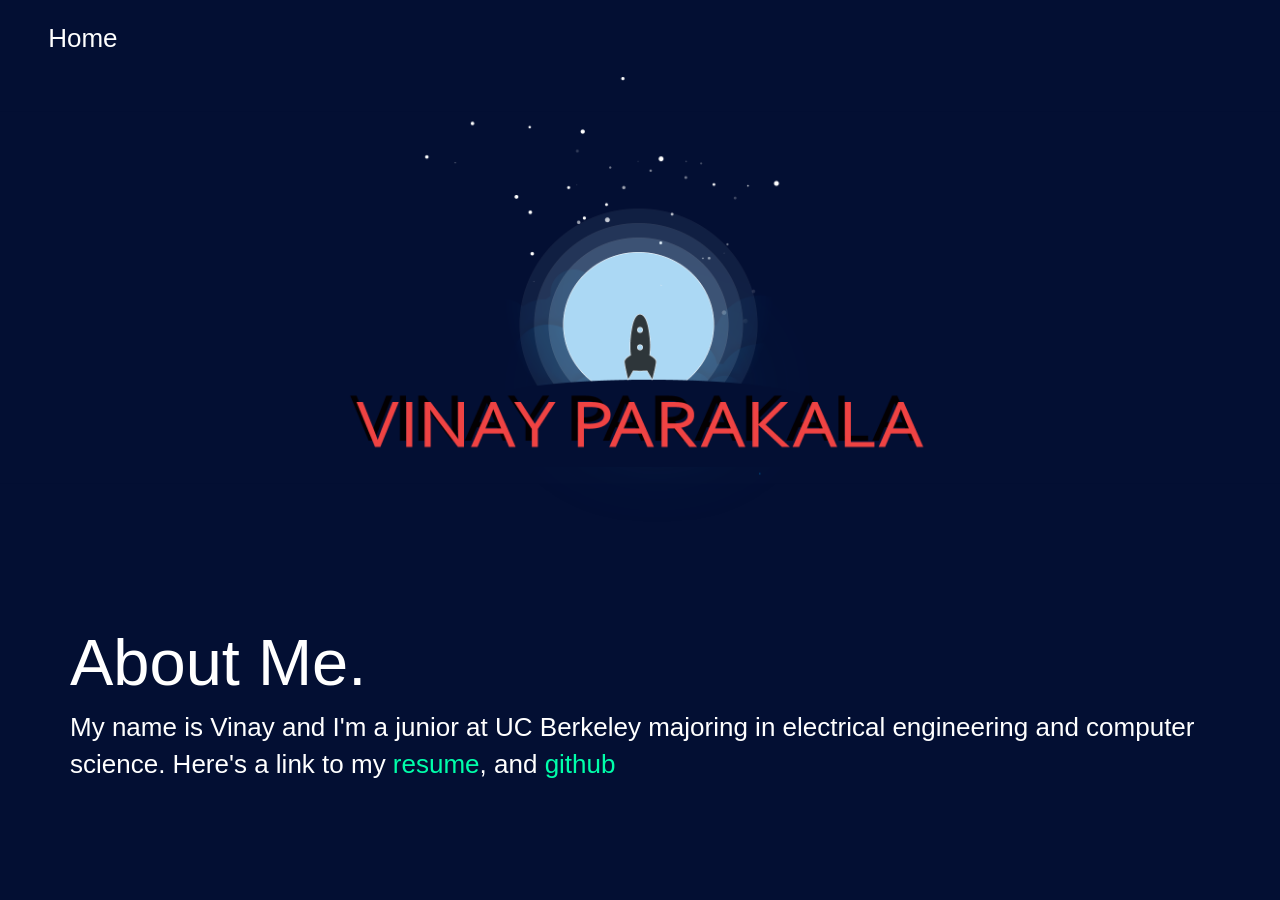
<file: index.html>
<!DOCTYPE html>
<html>
<head>
    <title>Vinay</title>
    <meta charset="utf-8" />
    <link href='https://fonts.googleapis.com/css?family=Roboto:300,400,700' rel='stylesheet' type='text/css'>
    <link rel="stylesheet" href="https://maxcdn.bootstrapcdn.com/bootstrap/3.3.6/css/bootstrap.min.css"/>
    <link rel="stylesheet" type="text/css" href="main.css">
</head>

<body>
    <header class="container">
        <div class="row">
            <nav class="col-sm-1">
                <p>Home</p>
            </nav>
        </div>
    </header>
    <section class="jumbotron"> </section>
    <section class="container">
        <div class="row">
            <div class="col-sm-6">
                <h1>About Me.</h1>
            </div>
        </div>    
    </section>
    <section class = "container">
        <div class="row">
            <div class="col-sm-12">
                <p>
                    My name is Vinay and I'm a junior at UC Berkeley majoring in electrical engineering and computer science. Here's a link to my <a href="resume.pdf">resume</a>, and 
		    <a href=www.github.com/vparakala>github</a>
		 
                    
                </p>
            </div>
        </div>
    </section>
</body>

</html>
</file>
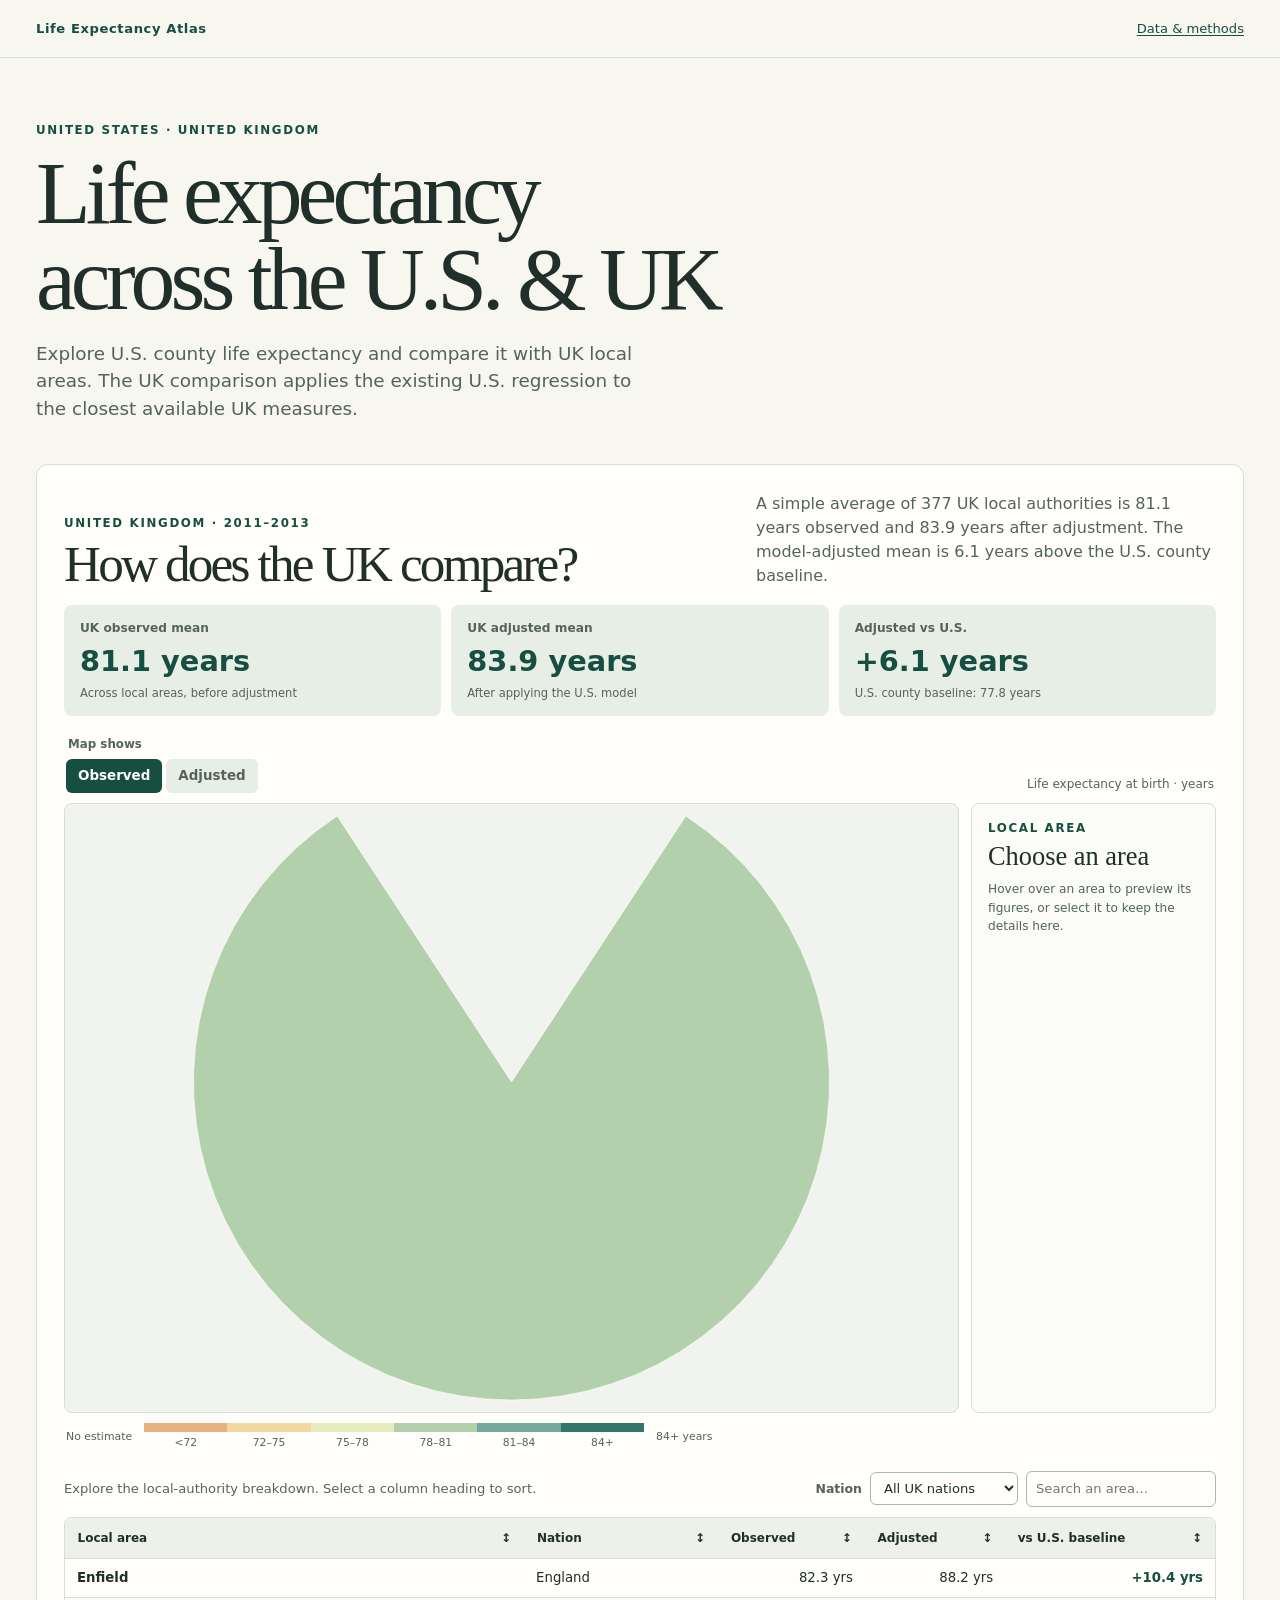
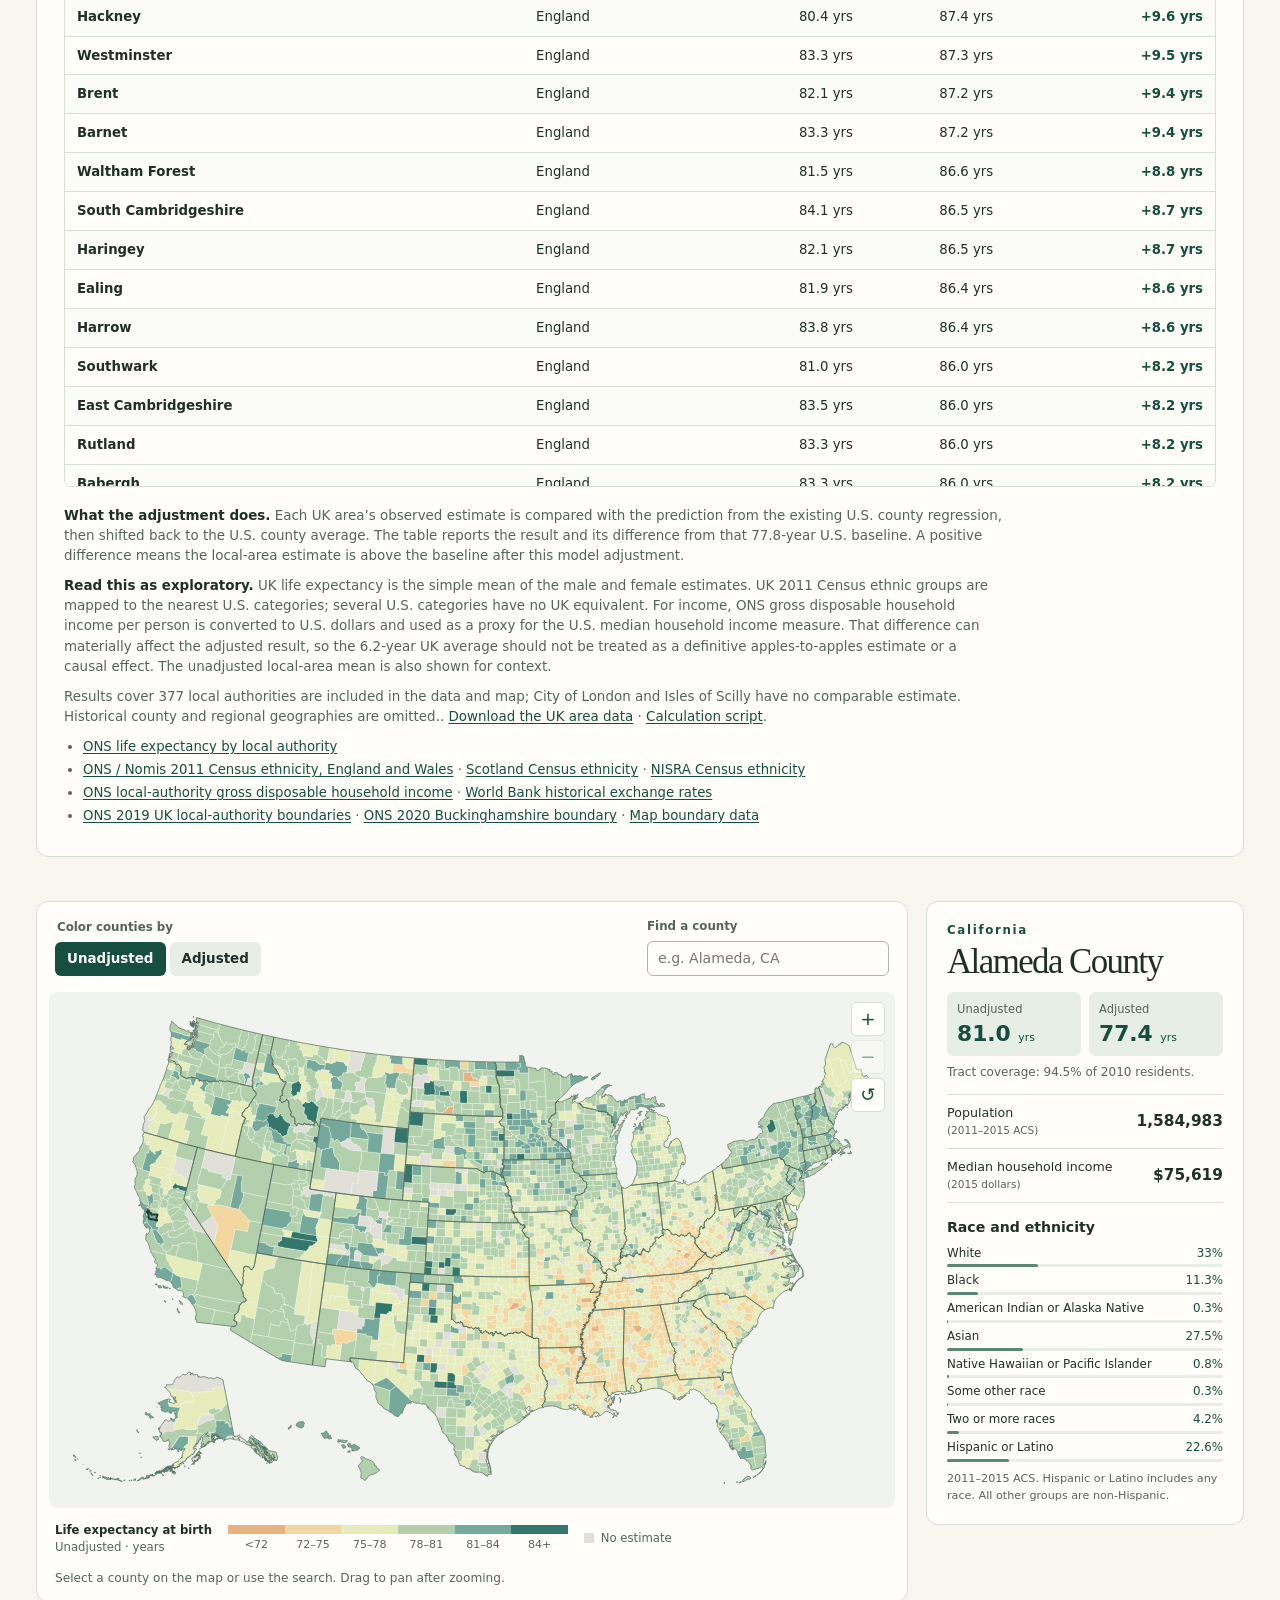
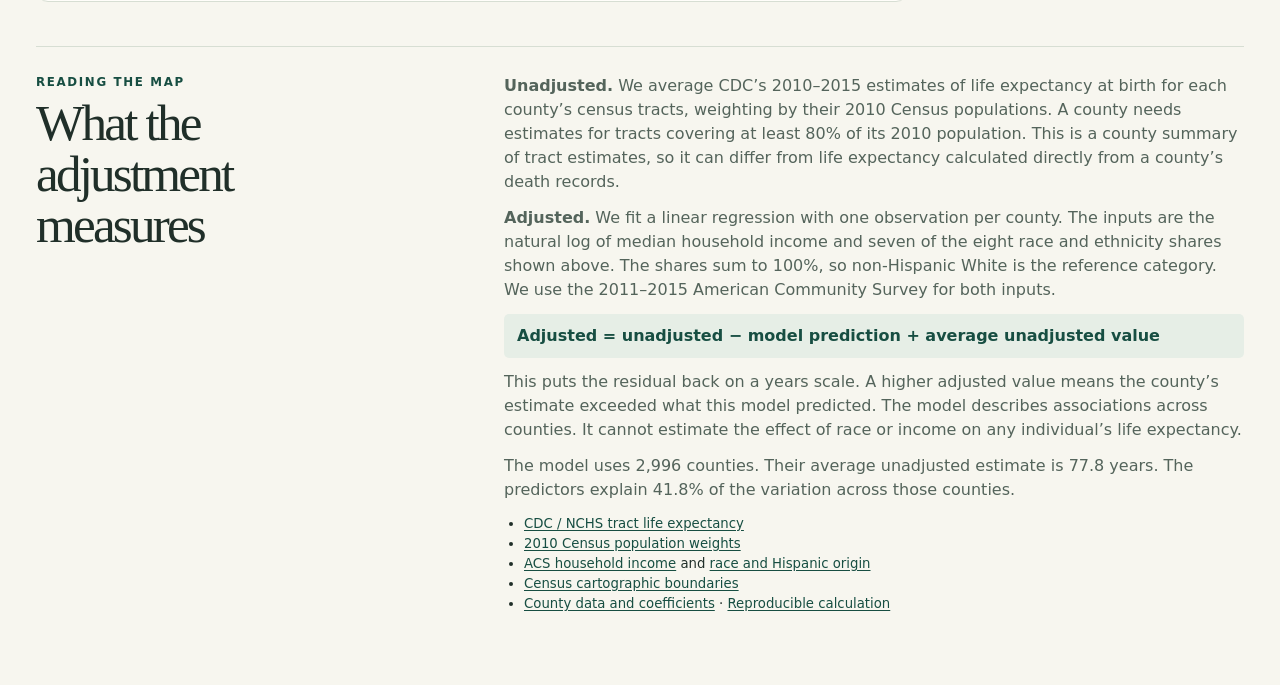
<file: life-expectancies/index.html>
<!doctype html>
<html lang="en">
<head>
  <meta charset="utf-8">
  <meta name="viewport" content="width=device-width, initial-scale=1">
  <meta name="description" content="Explore life expectancy across U.S. counties and UK local authority areas, including an exploratory regression adjustment.">
  <title>Life Expectancy Atlas | U.S. Counties and UK Local Areas</title>
  <link rel="stylesheet" href="style.css">
  <script defer src="data/d3.min.js"></script>
  <script defer src="atlas.js"></script>
</head>
<body>
  <header class="masthead"><div class="frame masthead-inner">
    <a href="./" class="wordmark">Life Expectancy Atlas</a>
    <a href="#methods">Data &amp; methods</a>
  </div></header>
  <main class="frame">
    <header class="intro">
      <div class="eyebrow">UNITED STATES · UNITED KINGDOM</div>
      <h1>Life expectancy<br>across the U.S. &amp; UK</h1>
      <p>Explore U.S. county life expectancy and compare it with UK local areas. The UK comparison applies the existing U.S. regression to the closest available UK measures.</p>
    </header>
    <section class="uk-section" aria-labelledby="uk-title">
      <div class="uk-heading">
        <div><div class="eyebrow">UNITED KINGDOM · 2011–2013</div><h2 id="uk-title">How does the UK compare?</h2></div>
        <p id="uk-description">Loading UK local-area data…</p>
      </div>
      <div id="uk-summary" class="uk-summary" aria-live="polite"></div>
      <div class="uk-map-toolbar">
        <fieldset class="metric"><legend>Map shows</legend>
          <label><input name="uk-metric" type="radio" value="observed" checked><span>Observed</span></label>
          <label><input name="uk-metric" type="radio" value="adjusted"><span>Adjusted</span></label>
        </fieldset>
        <span>Life expectancy at birth · years</span>
      </div>
      <div class="uk-map-layout">
        <div id="uk-map-shell" class="uk-map-shell">
          <svg id="uk-map" role="group" aria-label="Map of UK local authority life expectancy. Select an area for details."></svg>
          <div id="uk-map-tooltip" class="uk-map-tooltip" role="status" hidden></div>
        </div>
        <aside id="uk-profile" class="uk-profile" aria-live="polite">
          <div class="eyebrow">LOCAL AREA</div>
          <h3>Choose an area</h3>
          <p>Hover over an area to preview its figures, or select it to keep the details here.</p>
        </aside>
      </div>
      <div class="uk-map-legend"><span>No estimate</span><div id="uk-legend" aria-label="Map color scale"></div><span>84+ years</span></div>
      <div class="uk-toolbar">
        <p>Explore the local-authority breakdown. Select a column heading to sort.</p>
        <div class="uk-filters">
          <label for="uk-country">Nation</label>
          <select id="uk-country"><option value="all">All UK nations</option><option>England</option><option>Scotland</option><option>Wales</option><option>Northern Ireland</option></select>
          <label class="sr-only" for="uk-search">Search local areas</label>
          <input id="uk-search" type="search" placeholder="Search an area…" autocomplete="off">
        </div>
      </div>
      <div class="uk-table-wrap"><table class="uk-table">
        <thead><tr><th><button data-sort="name">Local area <span>↕</span></button></th><th><button data-sort="country">Nation <span>↕</span></button></th><th><button data-sort="observed">Observed <span>↕</span></button></th><th><button data-sort="adjusted">Adjusted <span>↕</span></button></th><th><button data-sort="difference">vs U.S. baseline <span>↕</span></button></th></tr></thead>
        <tbody id="uk-rows"></tbody>
      </table></div>
      <p id="uk-empty" class="uk-empty" hidden>No local areas match that search.</p>
      <div class="uk-method">
        <p><strong>What the adjustment does.</strong> Each UK area’s observed estimate is compared with the prediction from the existing U.S. county regression, then shifted back to the U.S. county average. The table reports the result and its difference from that 77.8-year U.S. baseline. A positive difference means the local-area estimate is above the baseline after this model adjustment.</p>
        <p><strong>Read this as exploratory.</strong> UK life expectancy is the simple mean of the male and female estimates. UK 2011 Census ethnic groups are mapped to the nearest U.S. categories; several U.S. categories have no UK equivalent. For income, ONS gross disposable household income per person is converted to U.S. dollars and used as a proxy for the U.S. median household income measure. That difference can materially affect the adjusted result, so the 6.2-year UK average should not be treated as a definitive apples-to-apples estimate or a causal effect. The unadjusted local-area mean is also shown for context.</p>
        <p>Results cover <span id="uk-coverage"></span>. <a href="data/uk-area-data.json" download>Download the UK area data</a> · <a href="scripts/build_uk_data.py">Calculation script</a>.</p>
        <ul class="sources">
          <li><a href="https://www.ons.gov.uk/datasets/life-expectancy-by-local-authority/editions/time-series/versions/1">ONS life expectancy by local authority</a></li>
          <li><a href="https://www.nomisweb.co.uk/datasets/c2011ks201ew">ONS / Nomis 2011 Census ethnicity, England and Wales</a> · <a href="https://www.scotlandscensus.gov.uk/documents/2011-census-table-data-council-area-2011/">Scotland Census ethnicity</a> · <a href="https://www.nisra.gov.uk/publications/2011-census-quick-statistics-tables-ethnicity-identity-language-and-religion">NISRA Census ethnicity</a></li>
          <li><a href="https://www.ons.gov.uk/economy/regionalaccounts/grossdisposablehouseholdincome/datasets/regionalgrossdisposablehouseholdincomegdhibylocalauthorityintheuk">ONS local-authority gross disposable household income</a> · <a href="https://api.worldbank.org/v2/country/GBR/indicator/PA.NUS.FCRF?date=2011:2013&amp;format=json">World Bank historical exchange rates</a></li>
          <li><a href="https://www.data.gov.uk/dataset/f7fc6406-80ad-4d3a-8473-bef4ba629895/local-authority-districts-december-2019-boundaries-uk-bgc1">ONS 2019 UK local-authority boundaries</a> · <a href="https://www.data.gov.uk/dataset/51c760ee-e3f6-40a7-9031-34e78cb677c0/local-authority-districts-december-2020-boundaries-uk-bgc-v2">ONS 2020 Buckinghamshire boundary</a> · <a href="data/uk-map.geojson" download>Map boundary data</a></li>
        </ul>
      </div>
    </section>
    <div id="load-status" class="load" role="status">Loading county data…</div>
    <section id="explorer" class="explorer" aria-label="County explorer" hidden>
      <div class="map-panel">
        <div class="toolbar">
          <fieldset class="metric"><legend>Color counties by</legend>
            <label><input name="metric" type="radio" value="observed" checked><span>Unadjusted</span></label>
            <label><input name="metric" type="radio" value="adjusted"><span>Adjusted</span></label>
          </fieldset>
          <form id="find" class="search" role="search">
            <label for="query">Find a county</label>
            <input id="query" type="search" placeholder="e.g. Alameda, CA" autocomplete="off" spellcheck="false" aria-controls="results">
            <div id="results" class="results" hidden></div>
          </form>
        </div>
        <div id="map-shell" class="map-shell">
          <canvas id="map" aria-label="Map of U.S. counties. Click a county or use the county search to select one."></canvas>
          <div class="map-buttons" aria-label="Map zoom">
            <button type="button" id="zoom-in" aria-label="Zoom in">+</button>
            <button type="button" id="zoom-out" aria-label="Zoom out">−</button>
            <button type="button" id="reset" aria-label="Reset map view">↺</button>
          </div>
          <div id="tooltip" class="tooltip" hidden></div>
        </div>
        <div class="map-footer">
          <div><strong>Life expectancy at birth</strong><span id="legend-context">Unadjusted · years</span></div>
          <div id="legend" class="legend" aria-label="Map color scale"></div>
          <span class="no-data"><i></i> No estimate</span>
        </div>
        <p class="map-note">Select a county on the map or use the search. Drag to pan after zooming.</p>
      </div>
      <aside class="detail" aria-label="Selected county">
        <div id="profile" aria-live="polite"></div>
      </aside>
    </section>
    <section id="methods" class="methods">
      <div>
        <div class="eyebrow">READING THE MAP</div>
        <h2>What the adjustment measures</h2>
      </div>
      <div>
        <p><strong>Unadjusted.</strong> We average CDC’s 2010–2015 estimates of life expectancy at birth for each county’s census tracts, weighting by their 2010 Census populations. A county needs estimates for tracts covering at least 80% of its 2010 population. This is a county summary of tract estimates, so it can differ from life expectancy calculated directly from a county’s death records.</p>
        <p><strong>Adjusted.</strong> We fit a linear regression with one observation per county. The inputs are the natural log of median household income and seven of the eight race and ethnicity shares shown above. The shares sum to 100%, so non-Hispanic White is the reference category. We use the 2011–2015 American Community Survey for both inputs.</p>
        <p class="formula">Adjusted = unadjusted − model prediction + average unadjusted value</p>
        <p>This puts the residual back on a years scale. A higher adjusted value means the county’s estimate exceeded what this model predicted. The model describes associations across counties. It cannot estimate the effect of race or income on any individual’s life expectancy.</p>
        <p id="model-summary"></p>
        <ul class="sources">
          <li><a href="https://data.cdc.gov/d/5h56-n989">CDC / NCHS tract life expectancy</a></li>
          <li><a href="https://www.census.gov/geographies/reference-files/2010/geo/gazetter-file.html">2010 Census population weights</a></li>
          <li><a href="https://data.census.gov/table/ACSDT5Y2015.B19013">ACS household income</a> and <a href="https://data.census.gov/table/ACSDT5Y2015.B03002">race and Hispanic origin</a></li>
          <li><a href="https://www.census.gov/geographies/mapping-files/time-series/geo/cartographic-boundary.html">Census cartographic boundaries</a></li>
          <li><a href="data/county-data.json" download>County data and coefficients</a> · <a href="scripts/build_data.py">Reproducible calculation</a></li>
        </ul>
      </div>
    </section>
  </main>
</body>
</html>
</file>
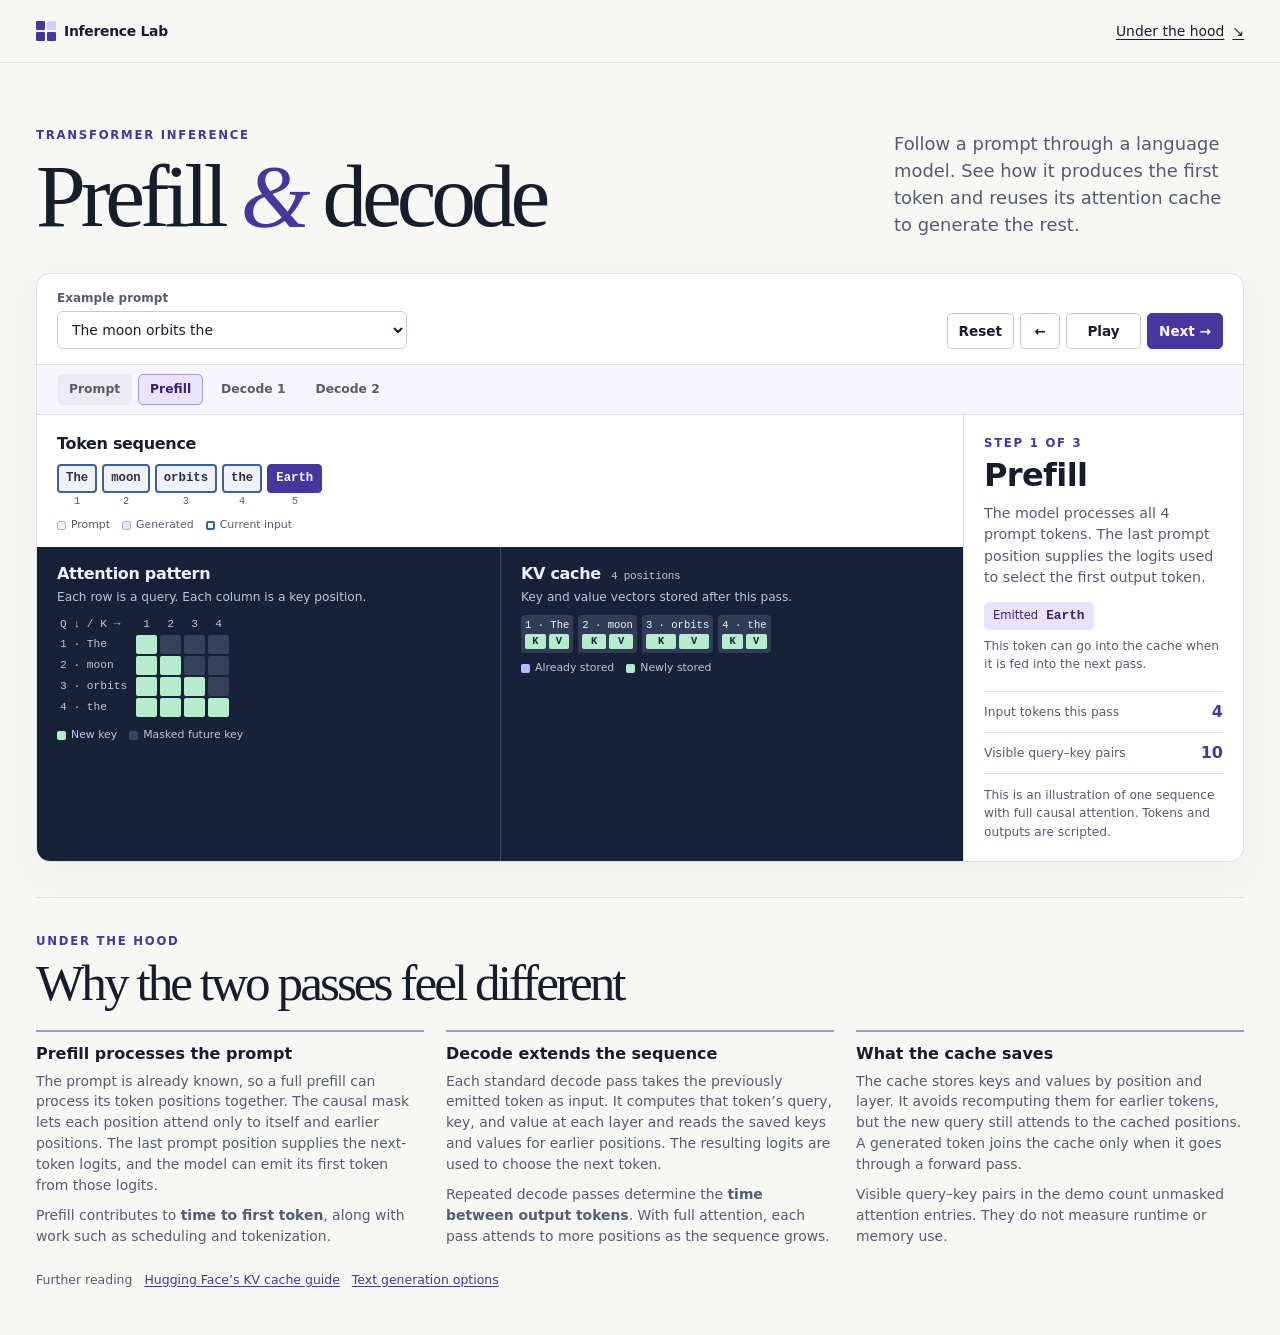
<file: prefill-decode/index.html>
<!doctype html>
<html lang="en">
<head>
  <meta charset="utf-8">
  <meta name="viewport" content="width=device-width, initial-scale=1">
  <meta name="description" content="Step through transformer inference and see how prefill, decoding, and the KV cache work.">
  <title>Prefill &amp; Decode | Inference Lab</title>
  <link rel="stylesheet" href="style.css">
  <script defer src="lab.js"></script>
</head>
<body>
  <header class="masthead">
    <div class="frame masthead-inner">
      <a class="brand" href="./"><span aria-hidden="true" class="brand-icon"><i></i><i></i><i></i><i></i></span>Inference Lab</a>
      <a href="#under-the-hood">Under the hood <span aria-hidden="true">↘</span></a>
    </div>
  </header>
  <main class="frame">
    <header class="intro">
      <div>
        <p class="eyebrow">TRANSFORMER INFERENCE</p>
        <h1>Prefill <em>&amp;</em> decode</h1>
      </div>
      <p class="intro-copy">Follow a prompt through a language model. See how it produces the first token and reuses its attention cache to generate the rest.</p>
    </header>

    <section class="lab" id="lab" aria-label="Interactive inference walkthrough">
      <div class="lab-toolbar">
        <div class="example">
          <label for="example">Example prompt</label>
          <select id="example">
            <option value="moon">The moon orbits the</option>
            <option value="water">Water freezes at</option>
            <option value="long">Finish this sentence about our solar system:</option>
          </select>
        </div>
        <div class="transport" aria-label="Playback controls">
          <button id="reset" type="button">Reset</button>
          <button id="back" type="button" aria-label="Previous step" title="Previous step (←)">←</button>
          <button id="play" type="button">Play</button>
          <button id="next" type="button" aria-label="Next step" title="Next step (→)">Next <span aria-hidden="true">→</span></button>
        </div>
      </div>

      <div class="timeline-wrap">
        <ol id="timeline" class="timeline" aria-label="Inference steps"></ol>
      </div>

      <div class="lab-body">
        <div class="visual">
          <div class="sequence">
            <h2>Token sequence</h2>
            <div id="sequence" class="tokens" aria-label="Prompt and generated tokens"></div>
            <div class="token-key">
              <span><i class="key-prompt"></i>Prompt</span>
              <span><i class="key-output"></i>Generated</span>
              <span><i class="key-active"></i>Current input</span>
            </div>
          </div>
          <div class="diagrams">
            <section class="attention">
              <h2>Attention pattern</h2>
              <p>Each row is a query. Each column is a key position.</p>
              <div id="attention" class="matrix-scroll"></div>
              <div id="matrix-key" class="token-key matrix-key"></div>
            </section>

            <section class="cache">
              <h2>KV cache <span id="cache-total"></span></h2>
              <p>Key and value vectors stored after this pass.</p>
              <div id="cache" class="cache-pairs" aria-label="Cached token positions"></div>
              <div class="token-key">
                <span><i class="key-reused"></i>Already stored</span>
                <span><i class="key-fresh"></i>Newly stored</span>
              </div>
            </section>
          </div>
        </div>

        <aside class="inspector" aria-label="Current step">
          <div id="step-description" aria-live="polite" aria-atomic="true"></div>
          <dl class="counts">
            <div><dt>Input tokens this pass</dt><dd id="inputs">0</dd></div>
            <div><dt>Visible query–key pairs</dt><dd id="pairs">0</dd></div>
          </dl>
          <p class="footnote">This is an illustration of one sequence with full causal attention. Tokens and outputs are scripted.</p>
        </aside>
      </div>
    </section>
    <noscript><p>Enable JavaScript to use the walkthrough.</p></noscript>

    <section class="under" id="under-the-hood" aria-labelledby="under-title">
      <div class="under-heading">
        <p class="eyebrow">UNDER THE HOOD</p>
        <h2 id="under-title">Why the two passes feel different</h2>
      </div>
      <div class="explain-grid">
        <article>
          <h3>Prefill processes the prompt</h3>
          <p>The prompt is already known, so a full prefill can process its token positions together. The causal mask lets each position attend only to itself and earlier positions. The last prompt position supplies the next-token logits, and the model can emit its first token from those logits.</p>
          <p>Prefill contributes to <strong>time to first token</strong>, along with work such as scheduling and tokenization.</p>
        </article>
        <article>
          <h3>Decode extends the sequence</h3>
          <p>Each standard decode pass takes the previously emitted token as input. It computes that token’s query, key, and value at each layer and reads the saved keys and values for earlier positions. The resulting logits are used to choose the next token.</p>
          <p>Repeated decode passes determine the <strong>time between output tokens</strong>. With full attention, each pass attends to more positions as the sequence grows.</p>
        </article>
        <article>
          <h3>What the cache saves</h3>
          <p>The cache stores keys and values by position and layer. It avoids recomputing them for earlier tokens, but the new query still attends to the cached positions. A generated token joins the cache only when it goes through a forward pass.</p>
          <p>Visible query–key pairs in the demo count unmasked attention entries. They do not measure runtime or memory use.</p>
        </article>
      </div>
      <p class="reading">Further reading <a href="https://huggingface.co/docs/transformers/cache_explanation">Hugging Face’s KV cache guide</a> <a href="https://huggingface.co/docs/transformers/main_classes/text_generation">Text generation options</a></p>
    </section>
  </main>
</body>
</html>
</file>
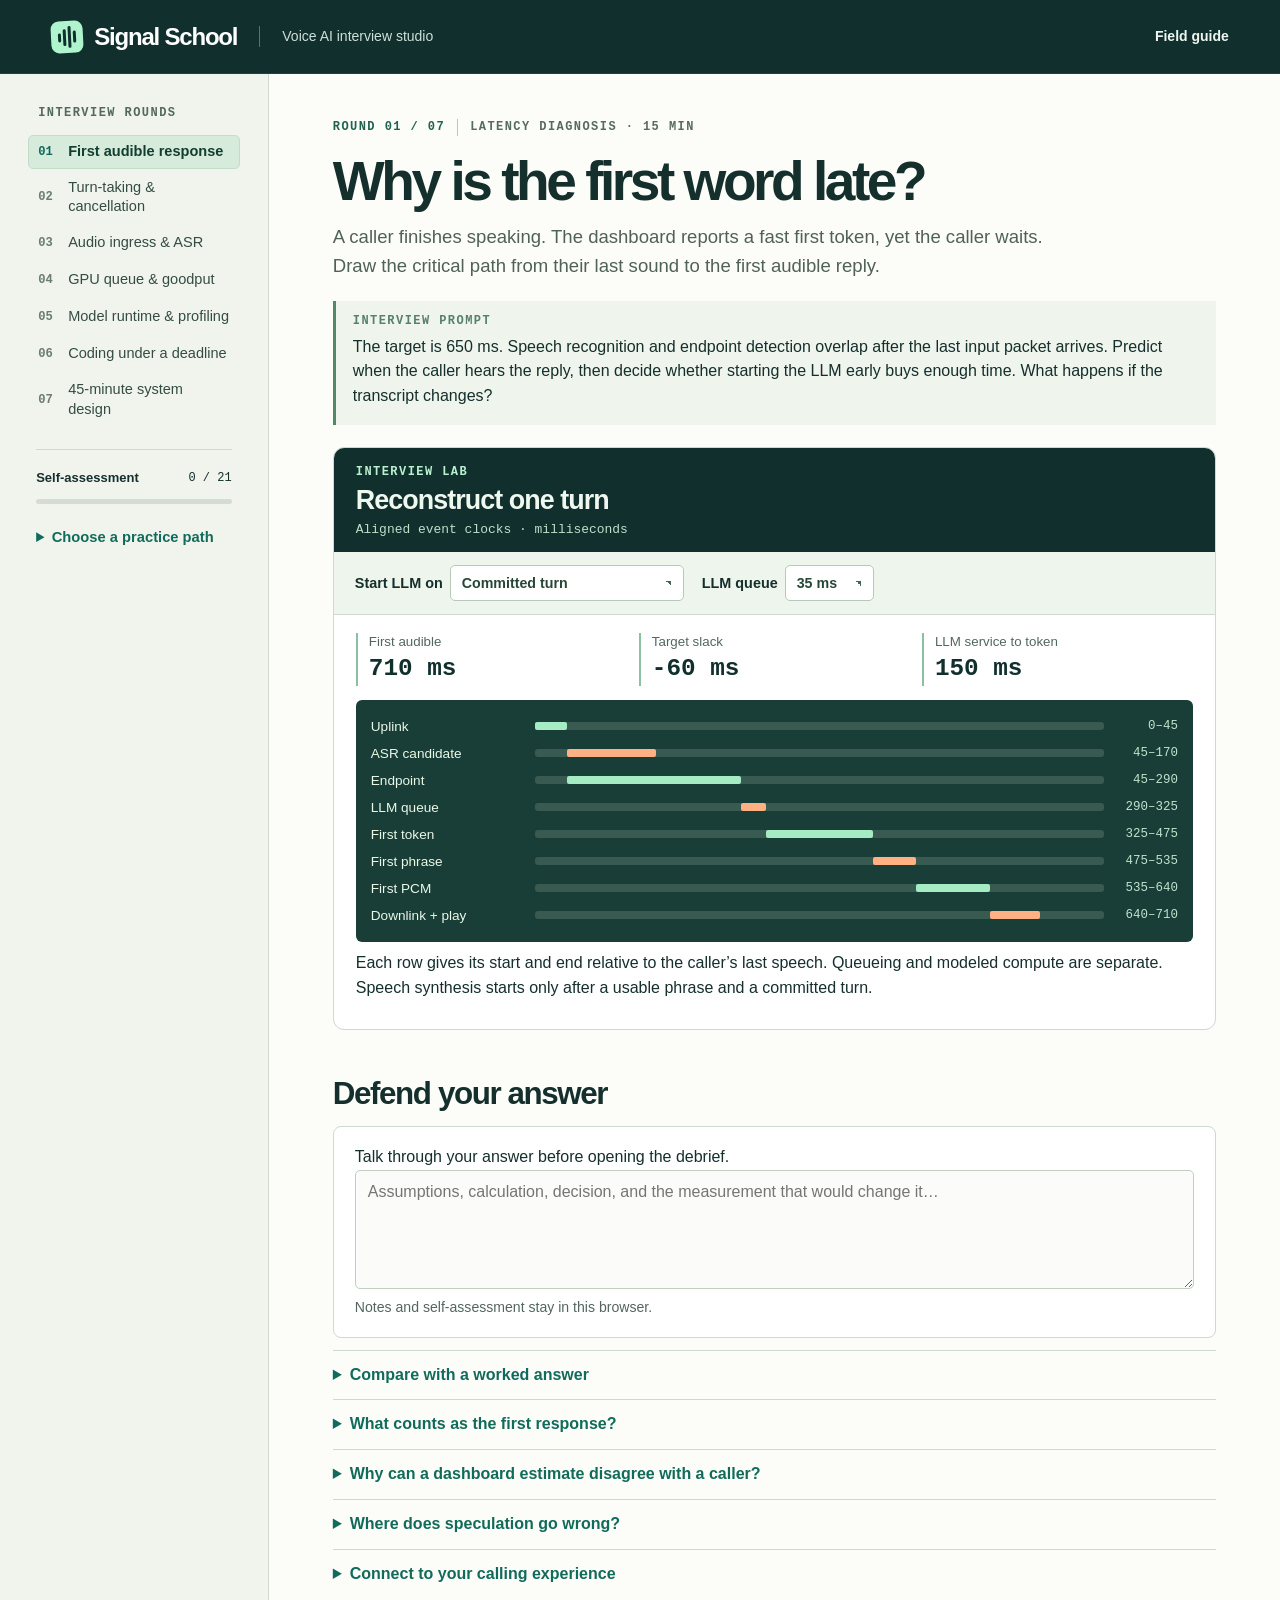
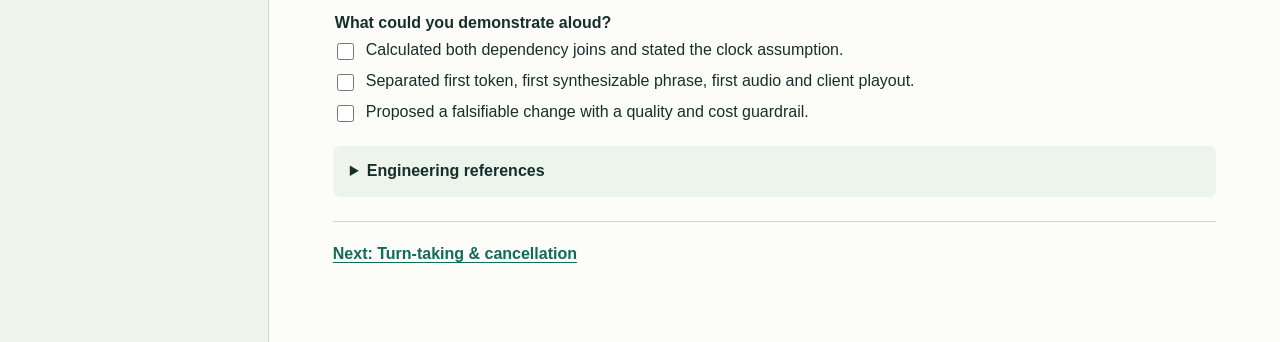
<file: webrtc-for-the-curious/voice-ai/index.html>
<!doctype html>
<html lang="en">
<head>
  <meta charset="utf-8">
  <meta name="viewport" content="width=device-width,initial-scale=1">
  <meta name="theme-color" content="#102f2d">
  <meta name="description" content="Practice voice AI engineering interviews with worked audio traces, GPU serving experiments, a coding round, and a system design mock.">
  <title>Voice AI interview studio · Signal School</title>
  <link rel="icon" href="../icon.png"><link rel="stylesheet" href="../style.css"><link rel="stylesheet" href="studio.css">
  <script defer src="rounds.js"></script><script defer src="experiments.js"></script><script defer src="studio.js"></script>
</head>
<body>
<a class="skip" href="#main">Skip to practice round</a>
<header class="mast"><div class="mast-inner">
  <a class="brand" href="../"><span class="mark" aria-hidden="true"><i></i><i></i><i></i><i></i></span>Signal School</a>
  <span class="mast-course">Voice AI interview studio</span><a class="booklink" href="../" aria-label="WebRTC field guide">Field guide</a>
  <button id="menu" aria-controls="sidebar" aria-expanded="false">Rounds</button>
</div></header>
<div class="layout">
<aside id="sidebar"><div class="rail">
  <div class="rail-label">Interview rounds</div><nav id="rounds" aria-label="Interview rounds"></nav>
  <div class="progress"><div><strong>Self-assessment</strong><span id="progressText"></span></div><progress id="progress" max="21" value="0" aria-label="Rubric items demonstrated"></progress></div>
  <details class="role-guide"><summary>Choose a practice path</summary><p><b>Media and agent infrastructure</b><br>Start with the <a href="#latency">latency trace</a>, then interruptions, audio ingress and the design mock.</p><p><b>Model inference and serving</b><br>Start with the <a href="#serving">GPU queue</a>, then model profiling, coding and the design mock.</p></details>
</div></aside>
<main id="main" tabindex="-1"><div id="content"></div><noscript>Enable JavaScript for the interactive rounds. The <a href="playout_exercise.py" download>Python coding exercise</a> also works offline.</noscript></main>
</div></body></html>
</file>
<file: main.css>
body {
    font-family: Georgia, sans-serif;
    font-weight: 300;
    background-color: #030f33;
}

header {
    padding: 20px 0;
}

header .row,
footer .row {
    display: flex;
    align-items: center;
}

header nav {
    display: flex;
    justify-content: flex-end;
}

header p {
    padding: 0 20px;
    margin: 0;
    color: white;
}


h1 {
    font-weight: 300;
    font-size: 65px;
    text-align: left;
    margin-left: 0;
    margin-bottom: 20;
    color: white;
}

.jumbotron {
    display: flex;
    align-items: center;
    background-image: url('images/jumbotron_image.png');
    background-position: center center;    
    background-size: cover;
    height: 500px;
    background-color: #030f33 
    
}

p {
    color: white;
    font-size: 26px;
    
}

p a{
    color: #00FFAA;
}
</file>
<file: life-expectancies/style.css>
:root {
  color-scheme: light;
  --paper: #f7f6ef;
  --white: #fffefa;
  --ink: #202f29;
  --soft: #54645b;
  --line: #d7ded3;
  --forest: #174e42;
  --mint: #e6eee6;
  --missing: #e0dfd8;
  font: 16px/1.5 "Avenir Next", Avenir, system-ui, sans-serif;
}
*, *::before, *::after { box-sizing: border-box; }
body { margin: 0; background: var(--paper); color: var(--ink); }
[hidden] { display: none !important; }
button, input { font: inherit; }
button { cursor: pointer; }
a { color: var(--forest); text-underline-offset: .18em; }
:focus-visible { outline: 2px solid #28685a; outline-offset: 3px; }
.frame { width: min(1400px, 100% - 72px); margin: auto; }
.masthead { border-bottom: 1px solid var(--line); }
.masthead-inner { display: flex; justify-content: space-between; align-items: center; min-height: 57px; gap: 18px; }
.masthead-inner a { font-size: .82rem; color: var(--forest); }
.wordmark { text-decoration: none; font-weight: 750; letter-spacing: .045em; }
.intro { padding: clamp(32px, 5vw, 68px) 0 34px; }
.eyebrow { color: var(--forest); font-size: .74rem; font-weight: 750; letter-spacing: .14em; }
h1, h2 { font-family: Georgia, "Times New Roman", serif; font-weight: 400; letter-spacing: -.055em; }
h1 { margin: .11em 0 .2em; font-size: clamp(3.05rem, 7vw, 6.4rem); line-height: .96; }
.intro p { max-width: 620px; margin: 0; color: var(--soft); font-size: clamp(1rem, 1.7vw, 1.15rem); }
.explorer { display: grid; grid-template-columns: minmax(0, 1fr) minmax(278px, 318px); gap: 18px; align-items: start; }
.map-panel, .detail { border: 1px solid var(--line); border-radius: 12px; background: var(--white); }
.toolbar { display: flex; justify-content: space-between; align-items: end; flex-wrap: wrap; gap: 12px; padding: 16px 18px; }
.metric { padding: 0; margin: 0; border: none; display: flex; gap: 4px; }
.metric legend, .search label { display: block; margin-bottom: 5px; color: var(--soft); font-size: .74rem; font-weight: 700; }
.metric label { position: relative; }
.metric input { position: absolute; opacity: 0; inset: 0; width: 100%; height: 100%; margin: 0; cursor: pointer; }
.metric span { display: block; background: var(--mint); border-radius: 6px; padding: 7px 12px; font-size: .84rem; font-weight: 700; }
.metric input:checked + span { background: var(--forest); color: white; }
.metric input:focus-visible + span { outline: 2px solid var(--forest); outline-offset: 2px; }
.search { position: relative; flex: 0 1 242px; min-width: 195px; }
.search input { width: 100%; border: 1px solid #aab9ad; border-radius: 6px; padding: 6px 10px; color: var(--ink); background: var(--white); font-size: .88rem; }
.results { position: absolute; z-index: 5; top: calc(100% + 4px); left: 0; right: 0; background: var(--white); border: 1px solid var(--line); border-radius: 7px; padding: 4px; box-shadow: 0 8px 20px #20332a20; }
.results button { display: block; text-align: left; width: 100%; border: 0; padding: 7px 8px; background: transparent; border-radius: 4px; color: var(--ink); font-size: .84rem; }
.results button:hover, .results button:focus-visible { background: var(--mint); }
.results p { margin: 6px; font-size: .84rem; color: var(--soft); }
.map-shell { position: relative; margin: 0 12px; background: #f1f4ee; border-radius: 8px; overflow: hidden; }
canvas { width: 100%; aspect-ratio: 1.64; min-height: 235px; display: block; touch-action: pan-y; }
canvas.can-pan { cursor: grab; touch-action: none; }
canvas.dragging { cursor: grabbing; }
.map-buttons { position: absolute; top: 10px; right: 10px; display: grid; gap: 4px; }
.map-buttons button { display: grid; place-items: center; width: 34px; height: 34px; border: 1px solid var(--line); border-radius: 5px; background: var(--white); color: var(--forest); font-size: 1.15rem; line-height: 1; }
.map-buttons button:hover { background: var(--mint); }
.tooltip { position: absolute; z-index: 2; pointer-events: none; padding: 6px 9px; max-width: 210px; border-radius: 5px; background: var(--ink); color: #fff; font-size: .78rem; box-shadow: 0 2px 12px #1f382633; }
.map-footer { padding: 14px 18px 6px; display: flex; align-items: center; flex-wrap: wrap; gap: 9px 16px; }
.map-footer strong, .map-footer span { display: block; font-size: .73rem; }
.map-footer span { color: var(--soft); }
.legend { display: flex; min-width: 172px; flex: 1; max-width: 340px; }
.legend div { flex: 1; font-size: .69rem; text-align: center; color: var(--soft); }
.legend i { display: block; height: 9px; margin-bottom: 3px; }
.no-data { white-space: nowrap; }
.no-data i { display: inline-block; width: 10px; height: 10px; background: var(--missing); vertical-align: -1px; margin-right: 3px; }
.map-note { margin: 6px 18px 14px; color: var(--soft); font-size: .76rem; }
.detail { padding: 20px; }
.detail h2 { margin: 5px 0 12px; font-size: 2.18rem; line-height: 1; letter-spacing: -.045em; }
.detail dl { margin: 0; display: grid; grid-template-columns: 1fr 1fr; gap: 8px; }
.detail dl div { min-width: 0; background: var(--mint); border-radius: 7px; padding: 9px 10px; }
.detail dl dt { font-size: .72rem; color: var(--soft); }
.detail dl dd { font-size: 1.36rem; line-height: 1.25; font-weight: 700; color: var(--forest); margin: 2px 0 0; }
.detail dl dd small { font-weight: 500; font-size: .68rem; }
.coverage { color: var(--soft); margin: 7px 0 13px; font-size: .75rem; }
.detail h3 { margin: 14px 0 7px; font-size: .88rem; }
.county-facts { border-block: 1px solid var(--line); }
.county-facts div { display: flex; align-items: center; justify-content: space-between; gap: 9px; padding: 9px 0; font-size: .79rem; }
.county-facts div + div { border-top: 1px solid var(--line); }
.county-facts strong { font-size: .96rem; }
.county-facts small { display: block; color: var(--soft); }
.race { padding: 0; margin: 0; list-style: none; }
.race li { margin-top: 5px; font-size: .74rem; }
.race .race-label { display: flex; justify-content: space-between; align-items: start; gap: 6px; }
.race .race-value { color: var(--forest); white-space: nowrap; font-variant-numeric: tabular-nums; }
.bar { height: 3px; width: 100%; background: var(--mint); display: block; margin-top: 2px; border-radius: 2px; }
.bar i { display: block; height: 100%; background: #598879; border-radius: 2px; }
.race-note { margin: 9px 0 0; color: var(--soft); font-size: .7rem; }
.methods { margin: 44px 0; padding: 27px 0; border-top: 1px solid var(--line); display: grid; grid-template-columns: minmax(190px, .6fr) 1fr; gap: 24px; }
.methods h2 { margin: 5px 0; max-width: 360px; font-size: clamp(1.9rem, 4vw, 3.25rem); line-height: 1; }
.methods p { margin: 0 0 12px; color: var(--soft); }
.methods .formula { font-weight: 700; color: var(--forest); background: var(--mint); padding: 10px 13px; border-radius: 5px; }
.sources { padding-left: 20px; margin: 10px 0 0; font-size: .83rem; }
.load { padding: 16px 0 28px; }
.uk-section { margin: 8px 0 44px; padding: 27px; border: 1px solid var(--line); border-radius: 12px; background: var(--white); }
.uk-heading { display: flex; justify-content: space-between; align-items: end; gap: 24px; }
.uk-heading h2 { margin: 5px 0 16px; font-size: clamp(2rem, 4vw, 3.25rem); line-height: 1; }
.uk-heading > p { max-width: 460px; margin: 0 0 17px; color: var(--soft); }
.uk-summary { display: grid; grid-template-columns: repeat(3, minmax(0, 1fr)); gap: 10px; }
.uk-stat { display: grid; gap: 2px; padding: 14px 16px; border-radius: 8px; background: var(--mint); }
.uk-stat > span { font-size: .76rem; color: var(--soft); font-weight: 700; }
.uk-stat strong { color: var(--forest); font-size: clamp(1.3rem, 2.3vw, 1.8rem); font-variant-numeric: tabular-nums; }
.uk-stat small { color: var(--soft); font-size: .72rem; }
.uk-map-toolbar { display: flex; justify-content: space-between; align-items: end; gap: 16px; padding: 20px 2px 10px; color: var(--soft); font-size: .75rem; }
.uk-map-toolbar .metric { flex-wrap: wrap; }
.uk-map-layout { display: grid; grid-template-columns: minmax(0, 1fr) 245px; gap: 12px; align-items: stretch; }
.uk-map-shell { position: relative; min-width: 0; height: clamp(410px, 48vw, 610px); overflow: hidden; display: grid; place-items: center; border: 1px solid var(--line); border-radius: 8px; background: #f1f4ee; }
#uk-map { width: 100%; height: 100%; display: block; }
.uk-region { stroke: #f7f8f2; stroke-width: .75; vector-effect: non-scaling-stroke; cursor: pointer; transition: filter .12s ease; }
.uk-region:hover, .uk-region:focus-visible { filter: brightness(.88); stroke: #173f35; stroke-width: 1.8; outline: none; }
.uk-region.is-selected { stroke: #173f35; stroke-width: 2; }
.uk-map-tooltip { position: absolute; z-index: 2; pointer-events: none; max-width: 255px; padding: 7px 10px; border-radius: 5px; background: var(--ink); color: #fff; font-size: .75rem; box-shadow: 0 2px 12px #1f382633; }
.uk-profile { min-width: 0; padding: 16px; border: 1px solid var(--line); border-radius: 8px; background: #fbfbf7; }
.uk-profile h3 { margin: 5px 0 10px; font-family: Georgia, "Times New Roman", serif; font-size: 1.65rem; line-height: 1.05; font-weight: 400; }
.uk-profile > p { margin: 8px 0 0; color: var(--soft); font-size: .76rem; }
.uk-profile dl { margin: 0; }
.uk-profile dl div { padding: 9px 0; border-top: 1px solid var(--line); }
.uk-profile dt { color: var(--soft); font-size: .7rem; }
.uk-profile dd { margin: 2px 0 0; color: var(--forest); font-size: 1.02rem; font-weight: 700; font-variant-numeric: tabular-nums; }
.uk-map-legend { display: flex; align-items: center; gap: 12px; margin: 10px 2px 4px; color: var(--soft); font-size: .68rem; }
#uk-legend { display: flex; width: min(500px, 70%); }
#uk-legend div { flex: 1; text-align: center; font-size: .67rem; }
#uk-legend i { display: block; height: 9px; margin-bottom: 3px; }
.uk-toolbar { display: flex; justify-content: space-between; align-items: center; gap: 16px; margin: 20px 0 10px; }
.uk-toolbar p { margin: 0; color: var(--soft); font-size: .82rem; }
.uk-filters { display: flex; align-items: center; gap: 8px; }
.uk-filters label { color: var(--soft); font-size: .78rem; font-weight: 700; }
.uk-filters select, .uk-filters input { min-width: 140px; padding: 7px 9px; border: 1px solid #aab9ad; border-radius: 6px; background: var(--white); color: var(--ink); font: inherit; font-size: .82rem; }
.uk-filters input { min-width: 190px; }
.sr-only { position: absolute; width: 1px; height: 1px; padding: 0; margin: -1px; overflow: hidden; clip: rect(0,0,0,0); white-space: nowrap; border: 0; }
.uk-table-wrap { max-height: 570px; overflow: auto; border: 1px solid var(--line); border-radius: 7px; }
.uk-table { width: 100%; border-collapse: collapse; font-size: .83rem; font-variant-numeric: tabular-nums; }
.uk-table th { position: sticky; top: 0; z-index: 1; background: #edf1e9; text-align: left; }
.uk-table th button { width: 100%; display: flex; align-items: center; justify-content: space-between; border: 0; padding: 10px 12px; color: var(--ink); background: transparent; text-align: left; font: inherit; font-size: .75rem; font-weight: 750; white-space: nowrap; }
.uk-table td { padding: 9px 12px; border-top: 1px solid var(--line); white-space: nowrap; }
.uk-table td:first-child { white-space: normal; font-weight: 650; }
.uk-table td:nth-child(n+3) { text-align: right; }
.uk-table tr:nth-child(even) { background: #fbfbf7; }
.uk-table .positive { color: var(--forest); font-weight: 750; }
.uk-table .negative { color: #8a4d30; font-weight: 750; }
.uk-empty { margin: 12px 0; color: var(--soft); }
.uk-method { margin-top: 19px; max-width: 940px; color: var(--soft); font-size: .84rem; }
.uk-method p { margin: 0 0 10px; }
.uk-method strong { color: var(--ink); }
.uk-method .sources { padding-left: 19px; }
.uk-method .sources li { margin: 3px 0; }
@media (max-width: 900px) {
  .frame { width: calc(100% - 32px); }
  .explorer { grid-template-columns: 1fr; }
  .uk-heading { display: block; }
  .uk-heading > p { margin: 0 0 14px; }
  .uk-map-layout { grid-template-columns: minmax(0, 1fr) 215px; }
}
@media (max-width: 555px) {
  .toolbar { align-items: start; }
  .search { flex: 1 1 100%; }
  .methods { grid-template-columns: 1fr; gap: 12px; }
  .uk-section { padding: 17px 12px; }
  .uk-summary { grid-template-columns: 1fr; }
  .uk-map-layout { grid-template-columns: 1fr; }
  .uk-map-shell { height: min(118vw, 500px); min-height: 360px; }
  .uk-profile { min-height: 170px; }
  .uk-toolbar { align-items: stretch; flex-direction: column; }
  .uk-filters { flex-wrap: wrap; }
  .uk-filters select, .uk-filters input { flex: 1; }
}
.map-buttons button:disabled { opacity: .45; cursor: default; }
</file>
<file: prefill-decode/style.css>
:root {
  color-scheme: light;
  --page: #f7f7f4;
  --paper: #fff;
  --ink: #171d2c;
  --muted: #535c70;
  --line: #dce0e8;
  --accent: #49359e;
  --violet: #e9e3ff;
  --diagram: #172238;
  --diagram-text: #eef2ff;
  --diagram-muted: #bac5de;
  --fresh: #b5edcc;
  --retained: #b5bafc;
  --mask: #37435c;
  font: 16px/1.5 "Avenir Next", Avenir, system-ui, sans-serif;
}
* { box-sizing: border-box; }
body { margin: 0; color: var(--ink); background: var(--page); }
button, select { font: inherit; }
button { cursor: pointer; }
button:disabled { cursor: default; opacity: .46; }
:focus-visible { outline: 3px solid #8b70f0; outline-offset: 3px; }
a { color: var(--accent); text-underline-offset: .2em; }
p, h1, h2, h3 { margin: 0; }
.frame { width: min(1280px, calc(100% - 72px)); margin-inline: auto; }
.masthead { border-bottom: 1px solid var(--line); }
.masthead-inner { min-height: 62px; display: flex; justify-content: space-between; align-items: center; gap: 12px; }
.masthead a { display: inline-flex; align-items: center; gap: 8px; color: var(--ink); font-size: .87rem; }
.brand { font-weight: 800; text-decoration: none; letter-spacing: -.02em; }
.brand-icon { display: grid; grid-template-columns: 1fr 1fr; height: 20px; width: 20px; gap: 2px; }
.brand-icon i { background: var(--accent); border-radius: 1px; }
.brand-icon i:nth-child(2) { background: #d4cdf5; }
.intro { display: grid; grid-template-columns: minmax(0, 1fr) minmax(235px, 350px); align-items: end; gap: 34px; padding: clamp(32px, 5vw, 66px) 0 34px; }
.eyebrow { font-weight: 780; color: var(--accent); font-size: .73rem; letter-spacing: .15em; }
h1, .under h2 { font-family: Georgia, "Times New Roman", serif; font-weight: 400; letter-spacing: -.058em; }
h1 { font-size: clamp(3rem, 7vw, 7rem); line-height: .97; margin-top: 8px; }
h1 em { color: var(--accent); font-weight: 400; }
.intro-copy { padding: 0 0 1px; color: var(--muted); font-size: clamp(.96rem, 1.5vw, 1.12rem); max-width: 35ch; }
.lab { overflow: hidden; background: var(--paper); border: 1px solid var(--line); border-radius: 14px; box-shadow: 0 12px 40px #252b4c0b; }
.lab-toolbar { display: flex; justify-content: space-between; align-items: end; gap: 18px; flex-wrap: wrap; padding: 15px 20px; }
.example label { display: block; font-size: .75rem; font-weight: 700; color: var(--muted); margin-bottom: 4px; }
.example select { min-height: 38px; border: 1px solid #c5cad7; border-radius: 6px; color: var(--ink); background: var(--paper); font-size: .87rem; padding: 6px 10px; max-width: 100%; }
.transport { display: flex; gap: 6px; flex-wrap: wrap; }
.transport button { min-width: 40px; padding: 7px 11px; border: 1px solid #c5cad7; border-radius: 5px; color: var(--ink); background: var(--paper); font-size: .85rem; font-weight: 700; }
.transport button:hover:not(:disabled) { background: #f2effa; }
.transport #next { background: var(--accent); color: white; border-color: var(--accent); }
.transport #next:hover:not(:disabled) { background: #3b2986; }
.transport #play { min-width: 75px; }
.timeline-wrap { overflow-x: auto; background: #f6f5fb; border-block: 1px solid var(--line); }
.timeline { display: flex; gap: 6px; align-items: center; list-style: none; width: max-content; margin: 0; padding: 9px 20px; }
.timeline button { padding: 5px 11px; border: 1px solid transparent; border-radius: 5px; background: transparent; color: var(--muted); font-weight: 730; font-size: .77rem; white-space: nowrap; }
.timeline button.complete { background: #eceaf4; }
.timeline button[aria-current] { background: var(--violet); color: #342074; border-color: #a895e7; }
.timeline button:hover { color: var(--accent); }
.lab-body { display: grid; grid-template-columns: minmax(0, 1fr) minmax(230px, 280px); }
.visual { display: flex; flex-direction: column; min-width: 0; }
.sequence { padding: 17px 20px 14px; }
.lab h2 { font-size: 1rem; font-weight: 800; letter-spacing: -.02em; }
.tokens { display: flex; align-items: start; flex-wrap: wrap; gap: 5px; margin-top: 8px; }
.token { min-width: 34px; text-align: center; }
.token-text { display: block; background: #f0f2f7; color: #25304b; padding: 5px 8px; border-radius: 4px; border: 1px solid #dce1ed; font: 600 .77rem/1.4 ui-monospace, Menlo, monospace; }
.token.output .token-text { background: var(--violet); border-color: #d5c8fa; color: #37237d; }
.token.active .token-text { outline: 2px solid #3a63a0; outline-offset: -2px; }
.token.just-emitted .token-text { background: var(--accent); color: white; border-color: var(--accent); }
.position { display: block; color: var(--muted); font: .64rem/1.65 ui-monospace, Menlo, monospace; }
.token-key { display: flex; gap: 7px 12px; flex-wrap: wrap; margin-top: 7px; color: var(--muted); font-size: .68rem; }
.token-key span { display: inline-flex; gap: 5px; align-items: center; }
.token-key i { width: 9px; height: 9px; border-radius: 2px; display: inline-block; }
.key-prompt { background: #f0f2f7; border: 1px solid #a7b2c6; }
.key-output { background: var(--violet); border: 1px solid #baa8e6; }
.key-active { border: 2px solid #3a63a0; }
.key-fresh, .dot.fresh { background: var(--fresh); }
.key-reused, .dot.reused { background: var(--retained); }
.key-masked, .dot.masked { background: var(--mask); }
.diagrams { display: grid; flex: 1; grid-template-columns: minmax(0, 1fr); color: var(--diagram-text); background: var(--diagram); }
.diagrams section { padding: 15px 20px 16px; min-width: 0; }
.diagrams section + section { border-top: 1px solid #3b4965; }
.diagrams p, .diagrams .token-key { color: var(--diagram-muted); }
.diagrams p { font-size: .76rem; margin: 2px 0 8px; }
.matrix-scroll { overflow-x: auto; }
.matrix { border-collapse: separate; border-spacing: 3px 2px; text-align: center; font: .7rem/1.3 ui-monospace, Menlo, monospace; color: var(--diagram-muted); white-space: nowrap; }
.matrix th { font-weight: 500; padding: 0; }
.matrix td { padding: 0; }
.matrix .axis, .matrix .row-label { text-align: left; padding-right: 6px; min-width: 73px; }
.matrix .column { min-width: 17px; }
.matrix .dot { display: block; width: 17px; height: 15px; border-radius: 2px; }
.matrix-key { margin-top: 8px; min-height: 1em; }
.empty { padding: 8px 0; }
#cache-total { color: var(--diagram-muted); margin-left: 5px; font: .69rem/1.4 ui-monospace, Menlo, monospace; }
.cache-pairs { display: flex; flex-wrap: wrap; gap: 5px; }
.cache-block { display: grid; grid-template-columns: 1fr 1fr; min-width: 40px; gap: 3px; padding: 4px; background: #303d57; border-radius: 4px; }
.cache-label { grid-column: 1 / -1; text-align: center; color: var(--diagram-text); font: .66rem/1.2 ui-monospace, Menlo, monospace; }
.cache-unit { text-align: center; padding: 1px 3px; color: #182438; background: var(--retained); border-radius: 2px; font: 700 .65rem/1.25 ui-monospace, Menlo, monospace; }
.cache-block.fresh .cache-unit { background: var(--fresh); }
.inspector { border-left: 1px solid var(--line); padding: 20px; }
.inspector h2 { font-size: 2rem; line-height: 1.08; margin: 6px 0 10px; }
.inspector .step-copy { color: var(--muted); font-size: .89rem; }
.emitted { margin-top: 14px; display: flex; width: fit-content; gap: 8px; align-items: center; padding: 5px 9px; border-radius: 5px; background: var(--violet); color: #342074; }
.emitted span { font-size: .72rem; }
.emitted strong { font: 750 .8rem/1.3 ui-monospace, Menlo, monospace; }
.output-note, .footnote { color: var(--muted); font-size: .76rem; margin-top: 7px; }
.counts { margin: 18px 0 12px; border-block: 1px solid var(--line); }
.counts div { display: flex; justify-content: space-between; align-items: center; gap: 10px; padding: 8px 0; }
.counts div + div { border-top: 1px solid var(--line); }
.counts dt { color: var(--muted); font-size: .77rem; }
.counts dd { margin: 0; color: var(--accent); font-weight: 800; font-variant-numeric: tabular-nums; }
.under { padding: 35px 0 46px; margin-top: 35px; border-top: 1px solid var(--line); }
.under h2 { font-size: clamp(2rem, 4vw, 3.5rem); line-height: 1.04; margin: 6px 0 20px; }
.explain-grid { display: grid; grid-template-columns: repeat(3, minmax(0, 1fr)); gap: 22px; }
.explain-grid article { border-top: 2px solid #a297d4; padding-top: 10px; }
.explain-grid h3 { font-size: 1rem; margin-bottom: 5px; }
.explain-grid p { font-size: .87rem; color: var(--muted); margin: 0 0 9px; }
.reading { display: flex; flex-wrap: wrap; gap: 4px 12px; margin-top: 15px; font-size: .78rem; color: var(--muted); }
.sr-only { position: absolute; width: 1px; height: 1px; overflow: hidden; clip-path: inset(50%); white-space: nowrap; }
@media (min-width: 1050px) {
  .diagrams { grid-template-columns: minmax(0, 1fr) minmax(0, 1fr); }
  .diagrams section + section { border-top: 0; border-left: 1px solid #3b4965; }
  .matrix .column { min-width: 21px; }
  .matrix .dot { width: 21px; height: 19px; }
}
@media (max-width: 820px) {
  .frame { width: calc(100% - 36px); }
  .intro { grid-template-columns: 1fr; gap: 12px; }
  .intro-copy { max-width: 52ch; }
  .lab-body { grid-template-columns: minmax(0, 1fr) minmax(200px, 34%); }
}
@media (max-width: 620px) {
  .lab-body { grid-template-columns: 1fr; }
  .inspector { border-left: 0; border-top: 1px solid var(--line); }
  .example { width: 100%; }
  .lab-toolbar, .sequence, .diagrams section, .inspector { padding-inline: 13px; }
  .timeline { padding-inline: 13px; }
  .explain-grid { grid-template-columns: 1fr; }
}
</file>
<file: webrtc-for-the-curious/style.css>
* {
  box-sizing: border-box
}

:root {
  --ink: #142f2c;
  --muted: #546661;
  --line: #ced9d0;
  --soft: #eff4ed;
  --paper: #fcfdf8;
  --green: #116b5b;
  --dark: #102f2d;
  --orange: #ffab76;
  --mono: ui-monospace, "SFMono-Regular", "Courier New", monospace;
  --sans: "Inter", -apple-system, BlinkMacSystemFont, "Segoe UI", Arial, sans-serif
}

body {
  margin: 0;
  background: var(--paper);
  color: var(--ink);
  font: 16px/1.55 var(--sans)
}

button,
select,
input,
textarea {
  font: inherit;
  color: inherit
}

button,
select,
summary,
input[type=range] {
  cursor: pointer
}

a {
  color: var(--green);
  text-underline-offset: 3px
}

button:focus-visible,
a:focus-visible,
select:focus-visible,
input:focus-visible,
summary:focus-visible,
textarea:focus-visible {
  outline: 3px solid #cc6e39;
  outline-offset: 3px
}

button {
  border-radius: 5px
}

.skip {
  position: absolute;
  left: -9999px
}

.skip:focus {
  left: 10px;
  top: 5px;
  background: white;
  z-index: 10;
  padding: 8px
}

.mast {
  background: var(--dark);
  color: white;
  border-bottom: 1px solid #20413c
}

.mast-inner {
  max-width: 1510px;
  margin: auto;
  display: flex;
  gap: 22px;
  align-items: center;
  padding: 0 4%;
  min-height: 73px
}

.brand {
  font-size: 24px;
  line-height: 1;
  font-weight: 730;
  letter-spacing: -1.2px;
  color: white;
  text-decoration: none;
  display: flex;
  align-items: center;
  gap: 11px
}

.mark {
  width: 32px;
  height: 32px;
  display: flex;
  align-items: center;
  justify-content: center;
  gap: 2px;
  background: #aff4cd;
  border-radius: 8px;
  transform: rotate(-3deg)
}

.mark i {
  width: 3px;
  background: var(--dark);
  border-radius: 4px
}

.mark i:nth-child(1) {
  height: 9px
}

.mark i:nth-child(2) {
  height: 17px
}

.mark i:nth-child(3) {
  height: 22px
}

.mark i:nth-child(4) {
  height: 12px
}

.mast-course {
  border-left: 1px solid #5b716a;
  padding-left: 22px;
  font-size: 14px;
  color: #cfdfd9
}

.booklink,
#menu {
  margin-left: auto;
  color: #edf6ef;
  text-decoration: none;
  font-weight: 620;
  font-size: 14px;
  display: flex;
  align-items: center;
  gap: 8px
}

.booklink:hover {
  text-decoration: underline
}

.booklink span {
  font-size: 23px;
  line-height: 1;
  color: #b8dbc9
}

#menu {
  display: none;
  background: transparent;
  border: 1px solid #718a80;
  padding: 5px 10px
}

.layout {
  max-width: 1510px;
  margin: auto;
  display: grid;
  grid-template-columns: clamp(225px, 21vw, 294px) minmax(0, 1fr);
  min-height: calc(100vh - 73px)
}

aside {
  background: #f0f4ed;
  border-right: 1px solid var(--line)
}

.rail {
  padding: 31px clamp(14px, 2.2vw, 34px);
  position: sticky;
  top: 0;
  max-height: 100vh;
  overflow-y: auto
}

.rail-label,
.eyebrow,
.lab-kicker,
.mini-label {
  font: 700 .75rem/1.4 var(--mono);
  letter-spacing: .12em;
  text-transform: uppercase
}

.rail-label {
  color: #53695e;
  margin: 0 0 13px 10px
}

.rail-label.extras {
  margin-top: 26px
}

.rail nav {
  display: grid;
  gap: 3px
}

.navitem {
  display: flex;
  align-items: center;
  gap: 11px;
  border-radius: 5px;
  border: 1px solid transparent;
  text-decoration: none;
  color: #344c43;
  min-height: 34px;
  padding: 5px 9px;
  font-size: .91rem;
  line-height: 1.35
}

.navitem:hover {
  background: #e4ece3
}

.navitem.active {
  background: #d6ebdb;
  border-color: #c1dcc7;
  color: #123e30;
  font-weight: 680
}

.nnum {
  font: 600 .76rem var(--mono);
  min-width: 19px;
  color: #6b7c72
}

.navitem.active .nnum {
  color: var(--green)
}

.doneMark {
  margin-left: auto;
  color: #10664e
}

.progress {
  margin: 24px 8px 0;
  padding-top: 18px;
  border-top: 1px solid var(--line);
  font-size: 13px
}

.progress div {
  display: flex;
  justify-content: space-between;
  align-items: center
}

.progress span {
  font: 12px var(--mono)
}

progress {
  width: 100%;
  height: 5px;
  display: block;
  margin-top: 10px;
  background: #d4ddd3;
  color: var(--green);
  border: 0;
  border-radius: 5px;
  overflow: hidden
}

progress::-webkit-progress-bar {
  background: #d4ddd3
}

progress::-webkit-progress-value {
  background: var(--green)
}

progress::-moz-progress-bar {
  background: var(--green)
}

main {
  width: 100%;
  max-width: 1200px;
  padding: clamp(29px, 3.5vw, 57px) clamp(24px, 5vw, 83px) 75px;
  outline: 0
}

.eyebrow {
  display: flex;
  align-items: center;
  gap: 12px;
  color: #206250
}

.eyebrow span {
  color: #576a61;
  border-left: 1px solid #b8c9bc;
  padding-left: 12px
}

.lesson-head h1 {
  font-size: clamp(2.4rem, 4.3vw, 4.35rem);
  line-height: 1.03;
  letter-spacing: -.063em;
  margin: 17px 0 14px;
  max-width: 17em;
  font-weight: 680
}

.lede {
  font-size: clamp(1.07rem, 1.45vw, 1.26rem);
  line-height: 1.55;
  color: #506158;
  margin: 0;
  max-width: 750px
}

.tabs {
  display: flex;
  gap: 25px;
  border-bottom: 1px solid var(--line);
  margin: 23px 0 22px
}

.tabs a {
  text-decoration: none;
  color: var(--muted);
  padding: 8px 0 10px;
  font-size: .9rem;
  font-weight: 600;
  border-bottom: 2px solid transparent
}

.tabs a:first-child {
  color: var(--green);
  border-color: var(--green)
}

.tabs a:hover {
  color: var(--green);
  text-decoration: underline
}

.lab {
  border: 1px solid #bbcbbf;
  border-radius: 12px;
  overflow: hidden;
  background: #fff;
  box-shadow: 0 3px 0 #102f2d08;
  scroll-margin: 12px
}

.labhead {
  background: #123b35;
  color: #f8fbf6;
  padding: 20px 25px 7px;
  display: flex;
  justify-content: space-between;
  gap: 12px;
  align-items: center
}

.labhead h2 {
  font-size: clamp(1.22rem, 1.8vw, 1.65rem);
  line-height: 1.28;
  margin: 4px 0 0;
  letter-spacing: -.035em
}

.lab-kicker {
  color: #baf1d1;
  display: flex;
  align-items: center;
  gap: 7px
}

.lab-kicker b {
  font: 700 14px var(--mono);
  color: #123b35;
  background: #baf1d1;
  border-radius: 3px;
  padding: 0 3px
}

.model {
  color: #d0e1d5;
  font: 12px var(--mono);
  white-space: nowrap;
  border: 1px solid #4b7064;
  border-radius: 20px;
  padding: 4px 9px
}

.plot {
  background-color: #123b35;
  background-image: radial-gradient(#386055 1px, transparent 1px);
  background-size: 16px 16px;
  padding: 0 12px
}

.plot canvas {
  width: 100%;
  display: block;
  height: clamp(182px, 18vw, 245px)
}

.controls {
  padding: 17px 23px 15px;
  display: flex;
  align-items: center;
  gap: 15px;
  flex-wrap: wrap;
  background: #f0f5ee;
  border-bottom: 1px solid var(--line)
}

.segments {
  display: flex;
  gap: 4px;
  flex-wrap: wrap
}

.segments button,
.action,
select {
  background: #fff;
  border: 1px solid #b8c9bb;
  color: #274638;
  padding: 6px 11px;
  font-size: .89rem;
  font-weight: 600;
  min-height: 35px
}

.segments button[aria-pressed=true],
.action.primary {
  background: #1e594a;
  color: white;
  border-color: #1e594a
}

.segments button:hover,
.action:hover {
  box-shadow: inset 0 0 0 1px #548172
}

.action {
  border-radius: 6px
}

select {
  border-radius: 5px;
  padding-right: 27px;
  appearance: none;
  background: #fff linear-gradient(45deg, transparent 50%, #456652 50%) calc(100% - 12px) 52%/5px 5px no-repeat
}

.ctrl-label {
  display: flex;
  align-items: center;
  gap: 9px;
  font-size: .87rem;
  font-weight: 650;
  flex-wrap: wrap
}

.ctrl-label input[type=range] {
  accent-color: var(--green);
  width: clamp(85px, 15vw, 165px)
}

.ctrl-label output {
  font: 600 13px var(--mono)
}

.result {
  padding: 16px 24px 19px;
  display: grid;
  grid-template-columns: minmax(130px, .42fr) 1fr;
  gap: 20px;
  align-items: start
}

.result strong {
  font-size: 1.04rem;
  letter-spacing: -.025em
}

.result p {
  margin: 0;
  color: #4a6055;
  font-size: .96rem
}

.more-lab {
  padding: 17px 24px;
  border-top: 1px solid var(--line)
}

.more-lab p {
  margin: 6px 0 12px
}

.more-lab output {
  display: block;
  margin-top: 8px
}

.section {
  margin: 45px 0 0;
  scroll-margin: 18px
}

.mini-label {
  color: #57806a;
  margin: 0 0 5px
}

.section h2 {
  font-size: clamp(1.55rem, 2.45vw, 2.05rem);
  letter-spacing: -.045em;
  line-height: 1.2;
  margin: 3px 0 13px
}

.objective {
  color: var(--muted);
  margin: 0 0 18px
}

.points {
  border-top: 1px solid var(--line)
}

.point {
  padding: 17px 0 15px;
  border-bottom: 1px solid var(--line);
  display: grid;
  grid-template-columns: minmax(165px, .43fr) 1fr;
  gap: 24px
}

.point h3,
.exercise h3,
.checkpoint h3 {
  font-size: 1.06rem;
  line-height: 1.4;
  letter-spacing: -.025em;
  margin: 0
}

.point p {
  margin: 0;
  color: #40554b
}

.reading {
  margin-top: 18px;
  background: #edf4ec;
  border-radius: 7px;
  padding: 13px 17px
}

.reading summary {
  font-weight: 600
}

.reading ul {
  padding-left: 19px
}

.checkpoint,
.exercise {
  border: 1px solid var(--line);
  border-radius: 8px;
  padding: 18px 21px;
  margin: 12px 0;
  background: white
}

.options {
  display: grid;
  gap: 7px;
  margin-top: 12px
}

.options button {
  text-align: left;
  padding: 8px 11px;
  background: #f4f7f2;
  border: 1px solid #cfdbce
}

.options button[aria-pressed=true] {
  border: 2px solid var(--green);
  padding: 7px 10px;
  background: #e6f3e9
}

.feedback {
  margin-top: 10px;
  color: #315f4e
}

.exercise p {
  margin: 7px 0 12px
}

.exercise textarea,
.search {
  resize: vertical;
  width: 100%;
  background: #fbfcf9;
  padding: 9px 12px;
  border: 1px solid #c1cec1;
  border-radius: 5px
}

.exercise details {
  margin-top: 11px
}

.exercise summary {
  font-weight: 600;
  color: var(--green)
}

.exercise details p {
  color: #3e5548
}

.lessonfoot {
  border-top: 1px solid var(--line);
  margin-top: 24px;
  padding-top: 20px;
  display: flex;
  gap: 16px;
  flex-wrap: wrap;
  align-items: center;
  justify-content: space-between
}

.lessonfoot a {
  font-weight: 650
}

.directory {
  padding: 16px 24px 20px;
  background: #f7faf5
}

.directory label {
  font-weight: 650
}

.directory input {
  margin: 5px 0 12px
}

.wordlist {
  display: grid;
  gap: 5px;
  max-height: 260px;
  overflow: auto
}

.wordlist details {
  border: 1px solid #d3ddd3;
  border-radius: 5px;
  background: white;
  padding: 8px 13px
}

.wordlist summary {
  font-family: var(--mono);
  font-weight: 650
}

.wordlist details p {
  margin: 6px 0
}

.sr-only {
  position: absolute;
  width: 1px;
  height: 1px;
  overflow: hidden;
  clip-path: inset(50%);
  white-space: nowrap
}

.lab a {
  font-weight: 650
}

output {
  font-variant-numeric: tabular-nums
}

@media(min-width:1511px) {
  .layout {
    border-inline: 1px solid var(--line)
  }
}

@media(max-height:800px) and (min-width:821px) {
  .rail {
    padding-top: 20px
  }

  .navitem {
    min-height: 30px
  }

  .rail-label.extras {
    margin-top: 19px
  }

  .progress {
    margin-top: 15px
  }
}

@media(max-width:820px) {
  .mast-inner {
    min-height: 60px;
    padding: 0 19px;
    gap: 15px
  }

  .brand {
    font-size: 22px
  }

  .mast-course {
    display: none
  }

  .booklink {
    font-size: 13px;
    margin-left: auto
  }

  .booklink span {
    display: none
  }

  #menu {
    display: block;
    margin-left: 0
  }

  .layout {
    display: block;
    min-height: calc(100vh - 60px)
  }

  aside {
    display: none
  }

  aside.open {
    display: block
  }

  .rail {
    position: static;
    max-height: none;
    padding: 18px
  }

  .rail nav {
    grid-template-columns: repeat(2, minmax(0, 1fr))
  }

  .progress {
    max-width: 250px
  }

  .rail-label.extras {
    margin-top: 12px
  }

  main {
    padding: 28px 20px 50px
  }

  .plot canvas {
    height: 200px
  }

  .point {
    grid-template-columns: 1fr;
    gap: 7px
  }

  .section {
    margin-top: 32px
  }
}

@media(max-width:520px) {
  .mast-inner {
    gap: 10px
  }

  .booklink {
    font-weight: 500
  }

  .mark {
    width: 28px;
    height: 28px
  }

  .lesson-head h1 {
    font-size: 2.65rem
  }

  .tabs {
    margin: 16px 0;
    gap: 23px
  }

  .labhead {
    padding: 15px 15px 6px
  }

  .labhead .model {
    font-size: 11px
  }

  .plot {
    padding: 0
  }

  .plot canvas {
    height: 165px
  }

  .controls,
  .result,
  .more-lab,
  .directory {
    padding: 12px 14px
  }

  .result {
    grid-template-columns: 1fr;
    gap: 3px
  }

  .segments {
    gap: 4px
  }

  .segments button {
    padding: 6px 8px;
    font-size: .82rem
  }

  .controls {
    gap: 9px
  }

  .rail nav {
    gap: 2px
  }

  .rail .navitem {
    font-size: .82rem
  }

  .point {
    padding: 14px 0
  }

  .checkpoint,
  .exercise {
    padding: 15px
  }

  .lessonfoot {
    align-items: flex-start;
    flex-direction: column
  }
}

@media(prefers-reduced-motion:reduce) {
  * {
    scroll-behavior: auto !important
  }
}
</file>
<file: webrtc-for-the-curious/voice-ai/studio.css>
.brand,
.eyebrow b {
  white-space: nowrap;
}

.rail .role-guide {
  margin: 22px 8px;
  color: var(--muted);
  font-size: .92rem;
}

.role-guide summary {
  color: var(--green);
  font-weight: 620;
}

.brief {
  margin: 20px 0;
  padding: 12px 17px;
  border-left: 3px solid #52876a;
  background: #eff4ed;
}

.brief p {
  margin: 4px 0;
}

.sim {
  margin: 22px 0 0;
  border: 1px solid var(--line);
  border-radius: 11px;
  overflow: hidden;
  background: white;
}

.simhead {
  padding: 16px 22px 12px;
  color: #eff8ee;
  background: var(--dark);
}

.simhead h2 {
  margin: 3px 0;
  font-size: clamp(1.3rem, 2.1vw, 1.8rem);
  line-height: 1.25;
  letter-spacing: -.035em;
}

.simhead p {
  margin: 4px 0 0;
  font: .81rem/1.45 var(--mono);
  color: #c1dec9;
}

.simbody {
  padding: 16px 22px 20px;
}

.simbody p {
  margin: 9px 0;
}

.simbody h3 {
  margin: 4px 0 9px;
  font-size: 1.1rem;
}

.panel-controls {
  display: flex;
  align-items: center;
  flex-wrap: wrap;
  gap: 9px 18px;
  padding: 13px 21px;
  background: #eef5ec;
  border-bottom: 1px solid var(--line);
}

.panel-controls label {
  display: flex;
  flex-wrap: wrap;
  align-items: center;
  gap: 7px;
  font-size: .9rem;
  font-weight: 600;
}

.panel-controls select {
  max-width: 100%;
}

.panel-controls input[type=checkbox],
.rubric input {
  accent-color: var(--green);
  width: 17px;
  height: 17px;
}

.readouts {
  display: grid;
  grid-template-columns: repeat(3, minmax(0, 1fr));
  gap: 12px;
  margin: 2px 0 14px;
}

.readout {
  padding-left: 11px;
  border-left: 2px solid #8bc1a1;
}

.readout small {
  display: block;
  color: var(--muted);
  line-height: 1.3;
}

.readout strong {
  display: block;
  line-height: 1.4;
  font: 650 clamp(1.02rem, 2.1vw, 1.52rem)/1.45 var(--mono);
  color: var(--dark);
}

.trace {
  background: #183e37;
  color: #eaf8e8;
  padding: 13px 15px;
  border-radius: 6px;
}

.trace-row {
  display: grid;
  grid-template-columns: minmax(83px, .55fr) 2fr 66px;
  align-items: center;
  gap: 8px;
  font-size: .85rem;
  min-height: 27px;
}

.trace-row output {
  text-align: right;
  color: #c1e3ce;
  font: .78rem var(--mono);
}

.trackline {
  background: #395a50;
  position: relative;
  height: 8px;
  border-radius: 3px;
}

.trackline i {
  position: absolute;
  height: 100%;
  min-width: 2px;
  background: #a5ebc4;
  border-radius: 2px;
}

.trace-row:nth-child(even) i {
  background: #ffb183;
}

.readtable {
  width: 100%;
  border-collapse: collapse;
  font-size: .88rem;
  font-variant-numeric: tabular-nums;
  margin: 9px 0;
}

.readtable caption {
  text-align: left;
  font-weight: 650;
  padding: 4px 0;
}

.readtable th,
.readtable td {
  border-bottom: 1px solid var(--line);
  padding: 7px 5px;
  text-align: left;
  vertical-align: top;
}

.readtable th {
  color: var(--muted);
}

details.solve {
  border-top: 1px solid var(--line);
  padding: 12px 0;
}

details.solve summary {
  font-weight: 625;
  color: var(--green);
}

details.solve p {
  margin: 10px 0 2px;
}

.rubric {
  margin: 12px 0 8px;
  padding: 0;
  border: none;
}

.rubric legend {
  font-weight: 650;
}

.rubric label {
  display: flex;
  align-items: baseline;
  gap: 9px;
  padding: 3px 0;
}

.rubric input {
  flex: none;
  align-self: flex-start;
  margin-top: 5px;
}

.source-list {
  display: flex;
  flex-wrap: wrap;
  gap: 7px 20px;
  padding: 0;
  list-style: none;
}

.saved {
  color: var(--muted);
  font-size: .88rem;
}

.downloads {
  display: flex;
  gap: 10px;
  flex-wrap: wrap;
  margin: 12px 0;
}

.downloads a {
  text-decoration: none;
}

code,
pre {
  font-family: var(--mono);
}

.simbody pre {
  overflow-x: auto;
  padding: 12px;
  background: #eff4ed;
  font-size: .85rem;
}

.clock {
  display: flex;
  align-items: center;
  gap: 12px;
  margin: 12px 0 0;
}

.clock output {
  font: 650 1rem var(--mono);
}

@media(max-width:580px) {

  .panel-controls,
  .simbody,
  .simhead {
    padding: 13px
  }

  .readouts {
    gap: 6px
  }

  .readout {
    padding-left: 5px
  }

  .trace {
    padding: 8px
  }

  .trace-row {
    grid-template-columns: 82px minmax(25px, 1fr) 55px;
    gap: 4px;
    font-size: .75rem
  }

  .trace-row output {
    font-size: .71rem
  }

  .readtable th,
  .readtable td {
    padding: 6px 3px
  }

  .readout small {
    font-size: .75rem
  }
}
</file>
